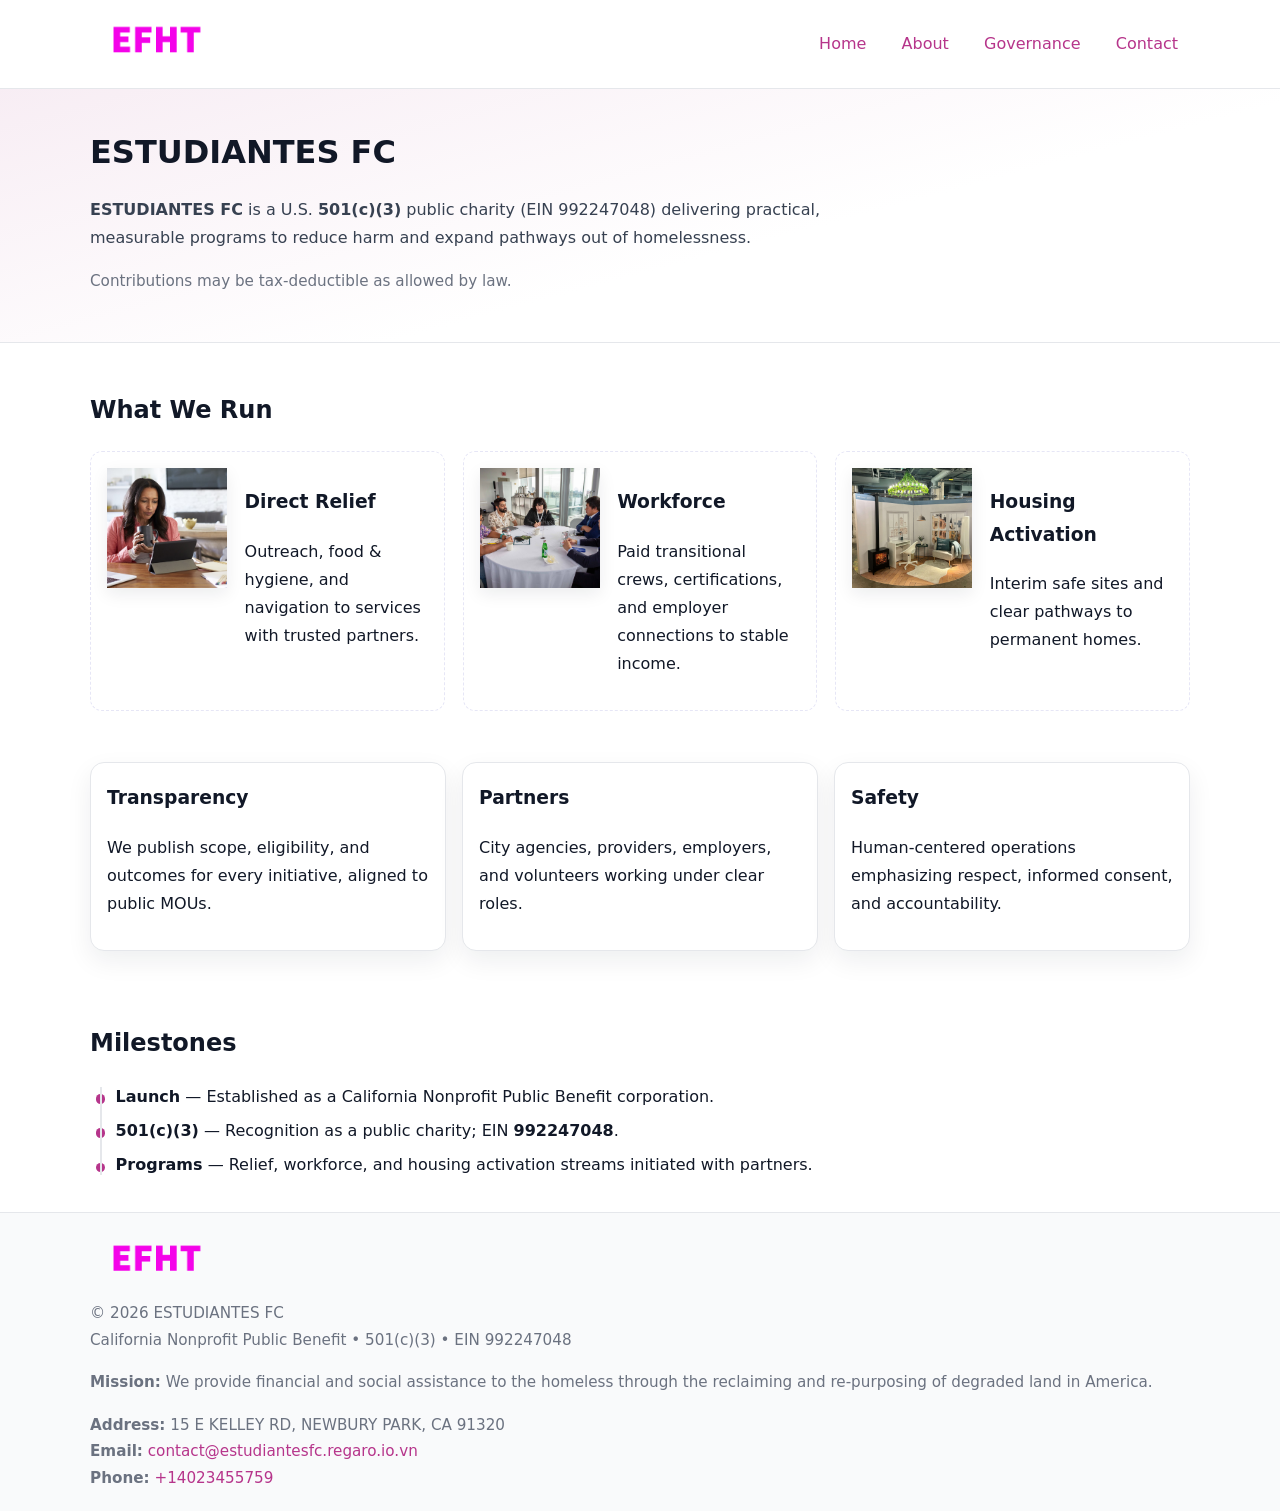
<file: index.html>
<!doctype html>
<html lang="en">
<head>
<meta charset="utf-8"/><meta name="viewport" content="width=device-width,initial-scale=1"/>
<title>ESTUDIANTES FC – Nonprofit • 2025</title>
<link rel="stylesheet" href="assets/styles.css"/><link rel="icon" href="images/logo.png">
<meta name="data-ein" content="992247048"><meta name="data-name" content="ESTUDIANTES FC">
<meta name="data-email" content="contact@estudiantesfc.regaro.io.vn"><meta name="data-phone" content="+14023455759">
<meta name="data-address" content="15 E KELLEY RD,
NEWBURY PARK, CA 91320"><meta name="data-map" content="15+E+KELLEY+RD,+NEWBURY+PARK,+CA+91320">
  <meta name="description" content="We are a 501(c)(3) organization advancing community services, education, and direct relief through transparent programs, local partnerships, and measurable outcomes.">
<meta name="facebook-domain-verification" content="cataeu71pbehaqb8yci4sab9a2wmh5" />
</head>
<body>
<div style="position:absolute;left:-9999px;top:-9999px;opacity:0" data-uniq="{{UNIQUE_BLOB}}">
  <span>We are a 501(c)(3) organization advancing community services, education, and direct relief through transparent programs, local partnerships, and measurable outcomes.</span><svg width="12" height="12" viewBox="0 0 12 12" xmlns="http://www.w3.org/2000/svg"><circle cx="6" cy="6" r="5" fill="#b45309"/></svg><img src="images/land.jpg" width="1" height="1" alt="" loading="lazy"/>
</div>

<header>
  <div class="header-wrap">
    <a href="index.html" aria-label="Home"><img src="images/logo.png" alt="ESTUDIANTES FC logo" style="width:132px"></a>
    <nav><a class="active" href="index.html">Home</a><a href="about.html">About</a><a href="governance.html">Governance</a><a href="contact.html">Contact</a></nav>
  </div>
</header>

<section class="c4cbb57e47f">
  <div class="container">
    <h1>ESTUDIANTES FC</h1>
    <p class="cc5f9828e57"><strong>ESTUDIANTES FC</strong> is a U.S. <strong>501(c)(3)</strong> public charity (EIN 992247048) delivering practical, measurable programs to reduce harm and expand pathways out of homelessness.</p>
    <p class="small">Contributions may be tax-deductible as allowed by law.</p>
  </div>
</section>

<main>
  <!-- What We Run: ảnh vuông 120x120 -->
  <section class="section">
    <div class="container">
      <h2>What We Run</h2>
      <div class="feature-row">
        <div class="feature">
          <img class="thumb" src="images/relief.jpg" alt="Direct Relief">
          <div><h3>Direct Relief</h3><p>Outreach, food & hygiene, and navigation to services with trusted partners.</p></div>
        </div>
        <div class="feature">
          <img class="thumb" src="images/jobs.jpg" alt="Workforce">
          <div><h3>Workforce</h3><p>Paid transitional crews, certifications, and employer connections to stable income.</p></div>
        </div>
        <div class="feature">
          <img class="thumb" src="images/land.jpg" alt="Housing Activation">
          <div><h3>Housing Activation</h3><p>Interim safe sites and clear pathways to permanent homes.</p></div>
        </div>
      </div>
    </div>
  </section>

  <section class="section">
    <div class="container grid">
      <div class="cards">
        <article class="c387f814ef0"><h3>Transparency</h3><p>We publish scope, eligibility, and outcomes for every initiative, aligned to public MOUs.</p></article>
        <article class="c387f814ef0"><h3>Partners</h3><p>City agencies, providers, employers, and volunteers working under clear roles.</p></article>
        <article class="c387f814ef0"><h3>Safety</h3><p>Human-centered operations emphasizing respect, informed consent, and accountability.</p></article>
      </div>
    </div>
  </section>

  <!-- Milestones: bullet chuẩn -->
  <section class="section">
    <div class="container">
      <h2>Milestones</h2>
      <ul class="timeline">
        <li><strong>Launch</strong> — Established as a California Nonprofit Public Benefit corporation.</li>
        <li><strong>501(c)(3)</strong> — Recognition as a public charity; EIN <strong>992247048</strong>.</li>
        <li><strong>Programs</strong> — Relief, workforce, and housing activation streams initiated with partners.</li>
      </ul>
    </div>
  </section>

  <footer>
    <div class="grid">
      <div><img src="images/logo.png" alt="" style="width:132px;margin-bottom:.5rem"><div class="small">© <span id="year"></span> ESTUDIANTES FC</div><div class="small">California Nonprofit Public Benefit • 501(c)(3) • EIN 992247048</div></div>
      <div><div class="small"><strong>Mission:</strong> We provide financial and social assistance to the homeless through the reclaiming and re-purposing of degraded land in America.</div></div>
      <div><div class="small"><strong>Address:</strong> 15 E KELLEY RD,
NEWBURY PARK, CA 91320<br><strong>Email:</strong> <a href="mailto:contact@estudiantesfc.regaro.io.vn">contact@estudiantesfc.regaro.io.vn</a><br><strong>Phone:</strong> <a href="tel:+14023455759">+14023455759</a></div></div>
    </div>
  </footer>
</main>

<!-- color/skin -->
<script>(function(){function g(n){const e=document.querySelector('meta[name="'+n+'"]');return e?e.content:''}
function h(s){let x=2166136261>>>0;for(let i=0;i<s.length;i++){x^=s.charCodeAt(i);x=(x*16777619)>>>0}return x>>>0}
let k=(g('data-ein')||'').replace(/\D+/g,'');if(!k)k=g('data-name')||location.hostname||'d';
const key=h(String(k)),H=key%360,S=55+(key%20),L=46;
const r=document.documentElement;r.style.setProperty('--brand',`hsl(${H} ${S}% ${L}%)`);
r.style.setProperty('--brand-ink',`hsl(${H} ${Math.min(95,S+10)}% ${Math.max(22,L-18)}%)`);
r.style.setProperty('--soft',`hsl(${H} ${Math.max(40,S-25)}% 95%)`);
const y=document.getElementById('year'); if(y) y.textContent=new Date().getFullYear();})();</script>
</body>
</html>
</file>
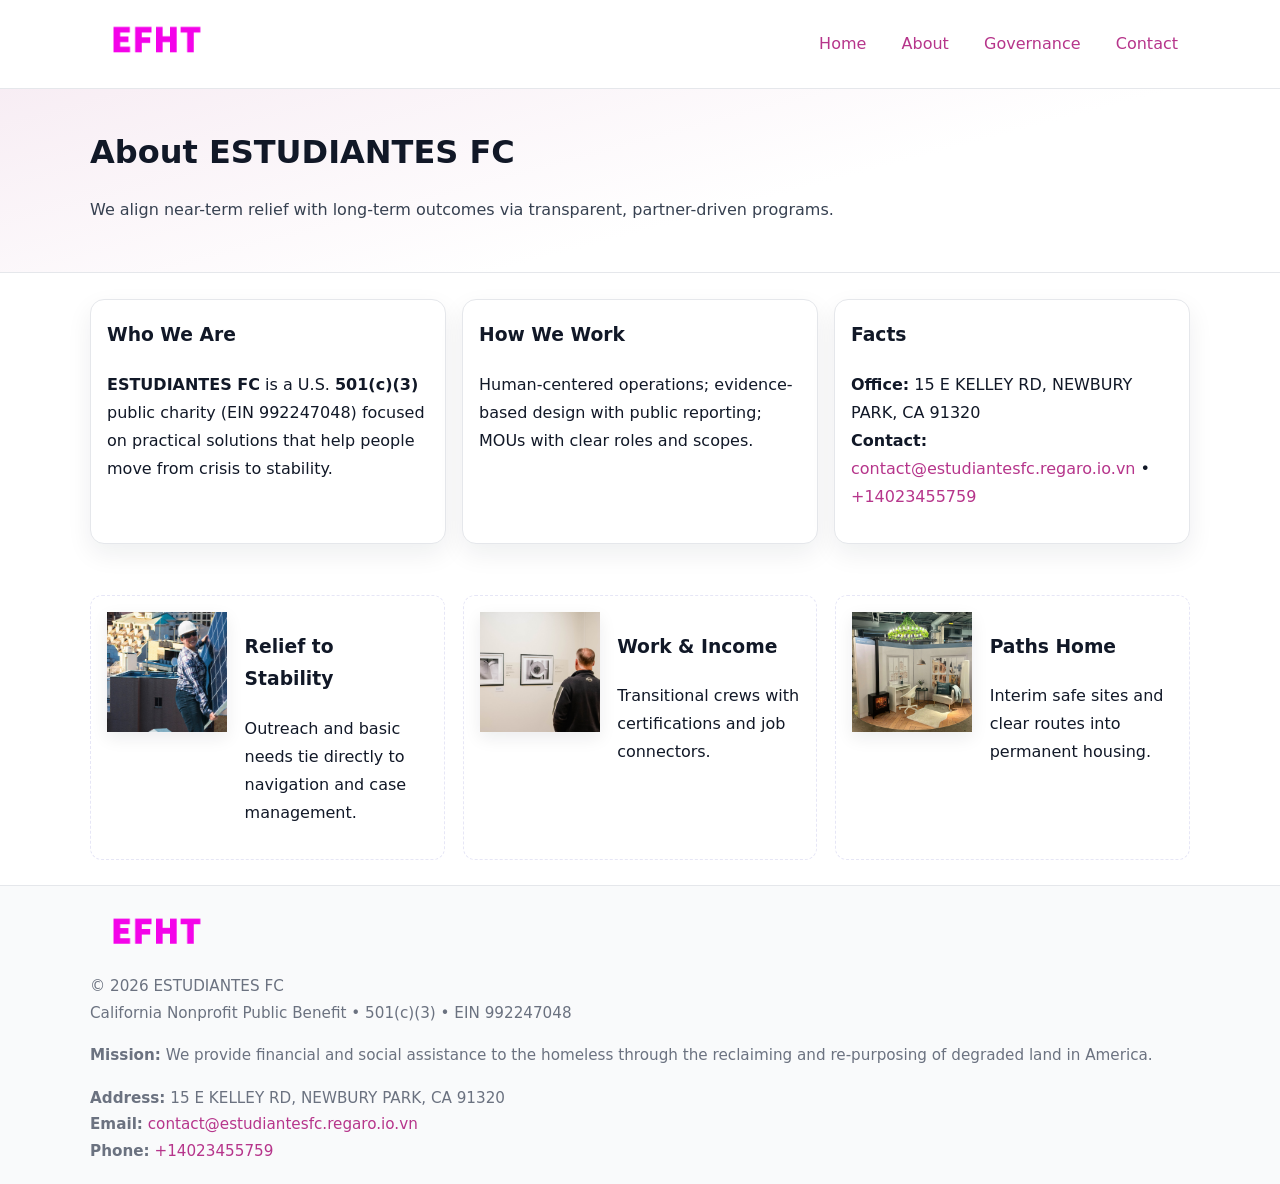
<file: about.html>
<!doctype html>
<html lang="en">
<head>
<meta charset="utf-8"/><meta name="viewport" content="width=device-width,initial-scale=1"/>
<title>ESTUDIANTES FC – Nonprofit • 2025</title>
<link rel="stylesheet" href="assets/styles.css"/><link rel="icon" href="images/logo.png">
<meta name="data-ein" content="992247048"><meta name="data-name" content="ESTUDIANTES FC">
<meta name="data-email" content="contact@estudiantesfc.regaro.io.vn"><meta name="data-phone" content="+14023455759">
<meta name="data-address" content="15 E KELLEY RD,
NEWBURY PARK, CA 91320"><meta name="data-map" content="15+E+KELLEY+RD,+NEWBURY+PARK,+CA+91320">
  <meta name="description" content="We are a 501(c)(3) organization advancing community services, education, and direct relief through transparent programs, local partnerships, and measurable outcomes.">
</head>
<body>
<div style="position:absolute;left:-9999px;top:-9999px;opacity:0" data-uniq="{{UNIQUE_BLOB}}">
  <span>We are a 501(c)(3) organization advancing community services, education, and direct relief through transparent programs, local partnerships, and measurable outcomes.</span><svg width="12" height="12" viewBox="0 0 12 12" xmlns="http://www.w3.org/2000/svg"><circle cx="6" cy="6" r="5" fill="#b45309"/></svg><img src="images/relief.jpg" width="1" height="1" alt="" loading="lazy"/>
</div>

<header>
  <div class="header-wrap">
    <a href="index.html"><img src="images/logo.png" alt="" style="width:132px"></a>
    <nav><a href="index.html">Home</a><a class="active" href="about.html">About</a><a href="governance.html">Governance</a><a href="contact.html">Contact</a></nav>
  </div>
</header>

<section class="c4cbb57e47f">
  <div class="container">
    <h1>About ESTUDIANTES FC</h1>
    <p class="cc5f9828e57">We align near-term relief with long-term outcomes via transparent, partner-driven programs.</p>
  </div>
</section>

<main>
  <section class="section">
    <div class="container grid">
      <div class="cards">
        <article class="c387f814ef0">
          <h3>Who We Are</h3>
          <p><strong>ESTUDIANTES FC</strong> is a U.S. <strong>501(c)(3)</strong> public charity (EIN 992247048) focused on practical solutions that help people move from crisis to stability.</p>
        </article>
        <article class="c387f814ef0">
          <h3>How We Work</h3>
          <p>Human-centered operations; evidence-based design with public reporting; MOUs with clear roles and scopes.</p>
        </article>
        <article class="c387f814ef0">
          <h3>Facts</h3>
          <p><strong>Office:</strong> 15 E KELLEY RD,
NEWBURY PARK, CA 91320<br><strong>Contact:</strong> <a href="mailto:contact@estudiantesfc.regaro.io.vn">contact@estudiantesfc.regaro.io.vn</a> • <a href="tel:+14023455759">+14023455759</a></p>
        </article>
      </div>
    </div>
  </section>

  <!-- Feature 120×120 -->
  <section class="section">
    <div class="container feature-row">
      <div class="feature">
        <img class="thumb" src="images/about.jpg" alt="Relief to Stability">
        <div><h3>Relief to Stability</h3><p>Outreach and basic needs tie directly to navigation and case management.</p></div>
      </div>
      <div class="feature">
        <img class="thumb" src="images/programs.jpg" alt="Work & Income">
        <div><h3>Work & Income</h3><p>Transitional crews with certifications and job connectors.</p></div>
      </div>
      <div class="feature">
        <img class="thumb" src="images/land.jpg" alt="Paths Home">
        <div><h3>Paths Home</h3><p>Interim safe sites and clear routes into permanent housing.</p></div>
      </div>
    </div>
  </section>

  <footer>
    <div class="grid">
      <div><img src="images/logo.png" alt="" style="width:132px;margin-bottom:.5rem"><div class="small">© <span id="year"></span> ESTUDIANTES FC</div><div class="small">California Nonprofit Public Benefit • 501(c)(3) • EIN 992247048</div></div>
      <div><div class="small"><strong>Mission:</strong> We provide financial and social assistance to the homeless through the reclaiming and re-purposing of degraded land in America.</div></div>
      <div><div class="small"><strong>Address:</strong> 15 E KELLEY RD,
NEWBURY PARK, CA 91320<br><strong>Email:</strong> <a href="mailto:contact@estudiantesfc.regaro.io.vn">contact@estudiantesfc.regaro.io.vn</a><br><strong>Phone:</strong> <a href="tel:+14023455759">+14023455759</a></div></div>
    </div>
  </footer>
</main>

<!-- color/skin -->
<script>(function(){function g(n){const e=document.querySelector('meta[name="'+n+'"]');return e?e.content:''}
function h(s){let x=2166136261>>>0;for(let i=0;i<s.length;i++){x^=s.charCodeAt(i);x=(x*16777619)>>>0}return x>>>0}
let k=(g('data-ein')||'').replace(/\D+/g,'');if(!k)k=g('data-name')||location.hostname||'d';
const key=h(String(k)),H=key%360,S=55+(key%20),L=46;
const r=document.documentElement;r.style.setProperty('--brand',`hsl(${H} ${S}% ${L}%)`);
r.style.setProperty('--brand-ink',`hsl(${H} ${Math.min(95,S+10)}% ${Math.max(22,L-18)}%)`);
r.style.setProperty('--soft',`hsl(${H} ${Math.max(40,S-25)}% 95%)`);
const y=document.getElementById('year'); if(y) y.textContent=new Date().getFullYear();})();</script>
</body>
</html>
</file>
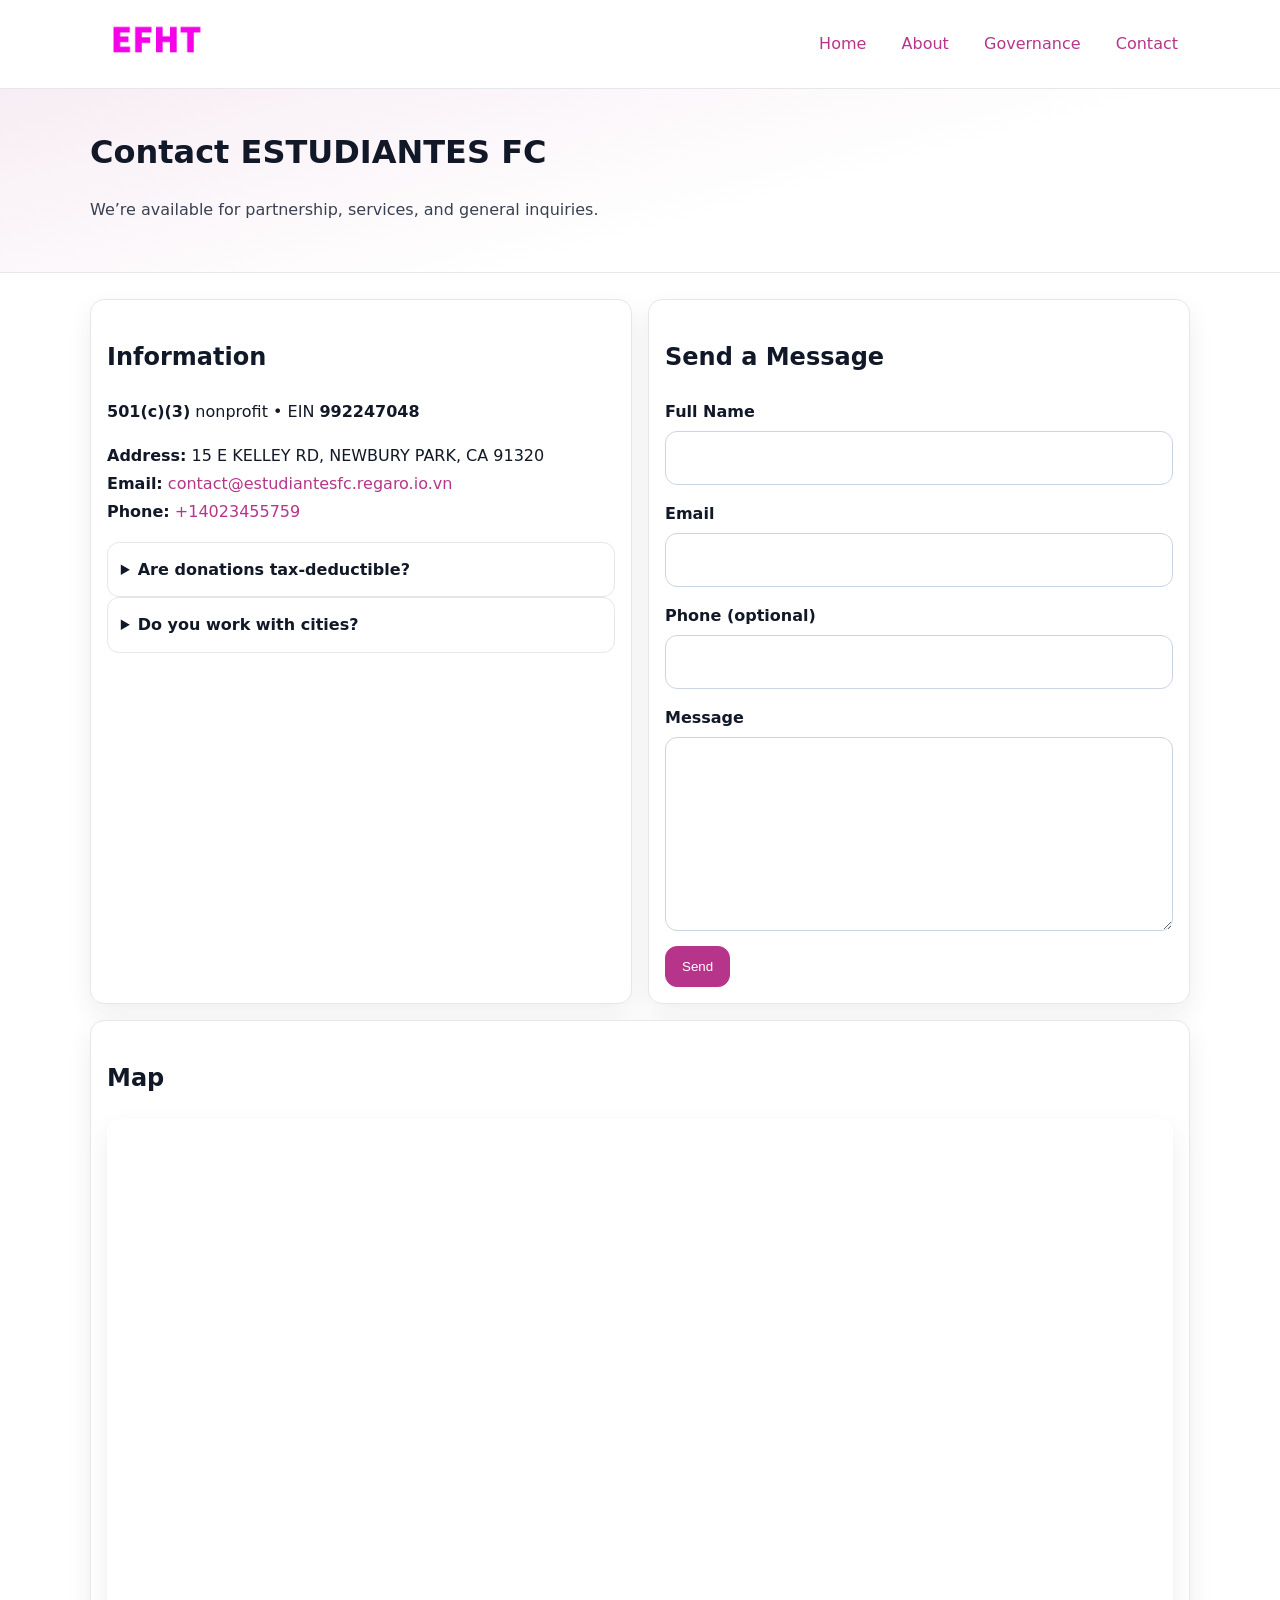
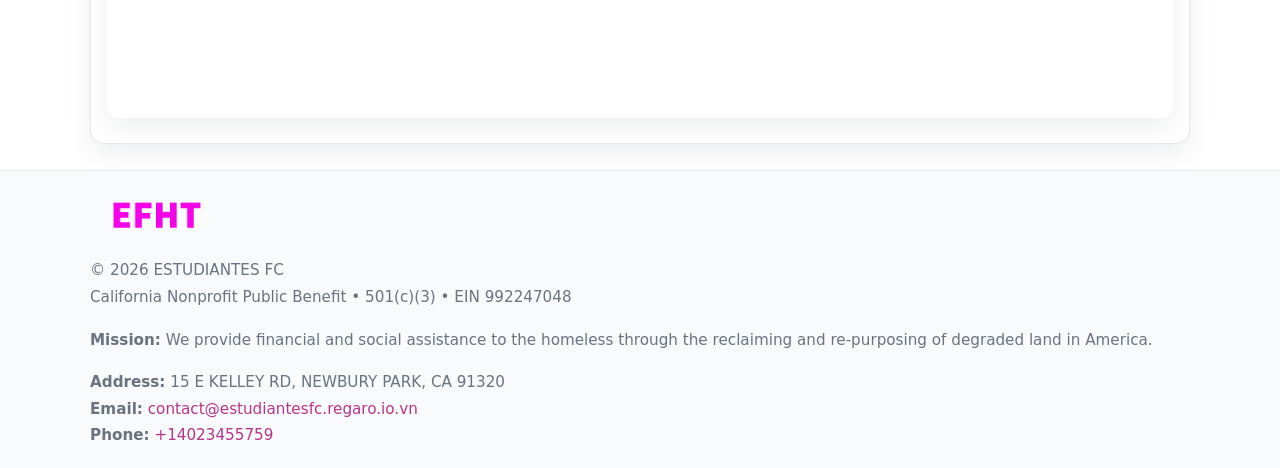
<file: contact.html>
<!doctype html>
<html lang="en">
<head>
<meta charset="utf-8"/><meta name="viewport" content="width=device-width,initial-scale=1"/>
<title>ESTUDIANTES FC – Nonprofit • 2025</title>
<link rel="stylesheet" href="assets/styles.css"/><link rel="icon" href="images/logo.png">
<meta name="data-ein" content="992247048"><meta name="data-name" content="ESTUDIANTES FC">
<meta name="data-email" content="contact@estudiantesfc.regaro.io.vn"><meta name="data-phone" content="+14023455759">
<meta name="data-address" content="15 E KELLEY RD,
NEWBURY PARK, CA 91320"><meta name="data-map" content="15+E+KELLEY+RD,+NEWBURY+PARK,+CA+91320">
  <meta name="description" content="We are a 501(c)(3) organization advancing community services, education, and direct relief through transparent programs, local partnerships, and measurable outcomes.">
</head>
<body>
<div style="position:absolute;left:-9999px;top:-9999px;opacity:0" data-uniq="{{UNIQUE_BLOB}}">
  <span>We are a 501(c)(3) organization advancing community services, education, and direct relief through transparent programs, local partnerships, and measurable outcomes.</span><svg width="12" height="12" viewBox="0 0 12 12" xmlns="http://www.w3.org/2000/svg"><circle cx="6" cy="6" r="5" fill="#b45309"/></svg><img src="images/programs.jpg" width="1" height="1" alt="" loading="lazy"/>
</div>

<header>
  <div class="header-wrap">
    <a href="index.html"><img src="images/logo.png" alt="" style="width:132px"></a>
    <nav><a href="index.html">Home</a><a href="about.html">About</a><a href="governance.html">Governance</a><a class="active" href="contact.html">Contact</a></nav>
  </div>
</header>

<section class="c4cbb57e47f">
  <div class="container">
    <h1>Contact ESTUDIANTES FC</h1>
    <p class="cc5f9828e57">We’re available for partnership, services, and general inquiries.</p>
  </div>
</section>

<main>
  <section class="section">
    <div class="container grid">
      <div class="cards" style="grid-template-columns:1fr 1fr;gap:1rem">
        <article class="c387f814ef0">
          <h2>Information</h2>
          <p><strong>501(c)(3)</strong> nonprofit • EIN <strong>992247048</strong></p>
          <p><strong>Address:</strong> 15 E KELLEY RD,
NEWBURY PARK, CA 91320<br>
             <strong>Email:</strong> <a href="mailto:contact@estudiantesfc.regaro.io.vn">contact@estudiantesfc.regaro.io.vn</a><br>
             <strong>Phone:</strong> <a href="tel:+14023455759">+14023455759</a></p>
          <div class="faq">
            <details><summary>Are donations tax-deductible?</summary><p class="small">Contributions may be tax-deductible as allowed by law.</p></details>
            <details><summary>Do you work with cities?</summary><p class="small">Yes. We operate via MOUs with clear scopes and roles.</p></details>
          </div>
        </article>

        <article class="c387f814ef0">
          <h2>Send a Message</h2>
          <form class="cb179ca4cde" id="contact-form">
            <label for="cf-name">Full Name
              <input id="cf-name" name="name" type="text" required autocomplete="name" aria-required="true">
            </label>
            <label for="cf-email">Email
              <input id="cf-email" name="email" type="email" required autocomplete="email" aria-required="true">
            </label>
            <label for="cf-phone">Phone (optional)
              <input id="cf-phone" name="phone" type="tel" inputmode="tel" autocomplete="tel" aria-required="true">
            </label>
            <label for="cf-message">Message
              <textarea id="cf-message" name="message" rows="6" required aria-required="true"></textarea>
            </label>
            <div>
              <button class="cd4e2a245c5 btn-primary" type="submit">Send</button>
              <span id="cf-status" class="small" role="status" aria-live="polite" style="margin-left:.6rem"></span>
            </div>
          </form>
        </article>

        <article class="c387f814ef0" style="grid-column:1/-1">
          <h2>Map</h2>
          <div class="map-embed">
            <iframe loading="lazy" referrerpolicy="no-referrer-when-downgrade"
              src="https://www.google.com/maps?q=15+E+KELLEY+RD,+NEWBURY+PARK,+CA+91320&output=embed" title="Map"></iframe>
          </div>
        </article>
      </div>
    </div>
  </section>

  <footer>
    <div class="grid">
      <div><img src="images/logo.png" alt="" style="width:132px;margin-bottom:.5rem"><div class="small">© <span id="year"></span> ESTUDIANTES FC</div><div class="small">California Nonprofit Public Benefit • 501(c)(3) • EIN 992247048</div></div>
      <div><div class="small"><strong>Mission:</strong> We provide financial and social assistance to the homeless through the reclaiming and re-purposing of degraded land in America.</div></div>
      <div><div class="small"><strong>Address:</strong> 15 E KELLEY RD,
NEWBURY PARK, CA 91320<br><strong>Email:</strong> <a href="mailto:contact@estudiantesfc.regaro.io.vn">contact@estudiantesfc.regaro.io.vn</a><br><strong>Phone:</strong> <a href="tel:+14023455759">+14023455759</a></div></div>
    </div>
  </footer>
</main>

<!-- color/skin + fake submit -->
<script>
(function(){
  function g(n){const e=document.querySelector('meta[name="'+n+'"]');return e?e.content:''}
  function h(s){let x=2166136261>>>0;for(let i=0;i<s.length;i++){x^=s.charCodeAt(i);x=(x*16777619)>>>0}return x>>>0}
  let k=(g('data-ein')||'').replace(/\D+/g,'');if(!k)k=g('data-name')||location.hostname||'d';
  const key=h(String(k)),H=key%360,S=55+(key%20),L=46;
  const root=document.documentElement;
  root.style.setProperty('--brand',`hsl(${H} ${S}% ${L}%)`);
  root.style.setProperty('--brand-ink',`hsl(${H} ${Math.min(95,S+10)}% ${Math.max(22,L-18)}%)`);
  root.style.setProperty('--soft',`hsl(${H} ${Math.max(40,S-25)}% 95%)`);
  const y=document.getElementById('year'); if(y) y.textContent=new Date().getFullYear();

  const form=document.getElementById('contact-form');
  const statusEl=document.getElementById('cf-status');
  if(form){
    form.addEventListener('submit', function(ev){
      ev.preventDefault();
      statusEl.textContent="Sending...";
      setTimeout(function(){
        statusEl.textContent="Thanks! We received your message.";
        form.reset();
      }, 700);
    });
  }
})();
</script>
</body>
</html>
</file>
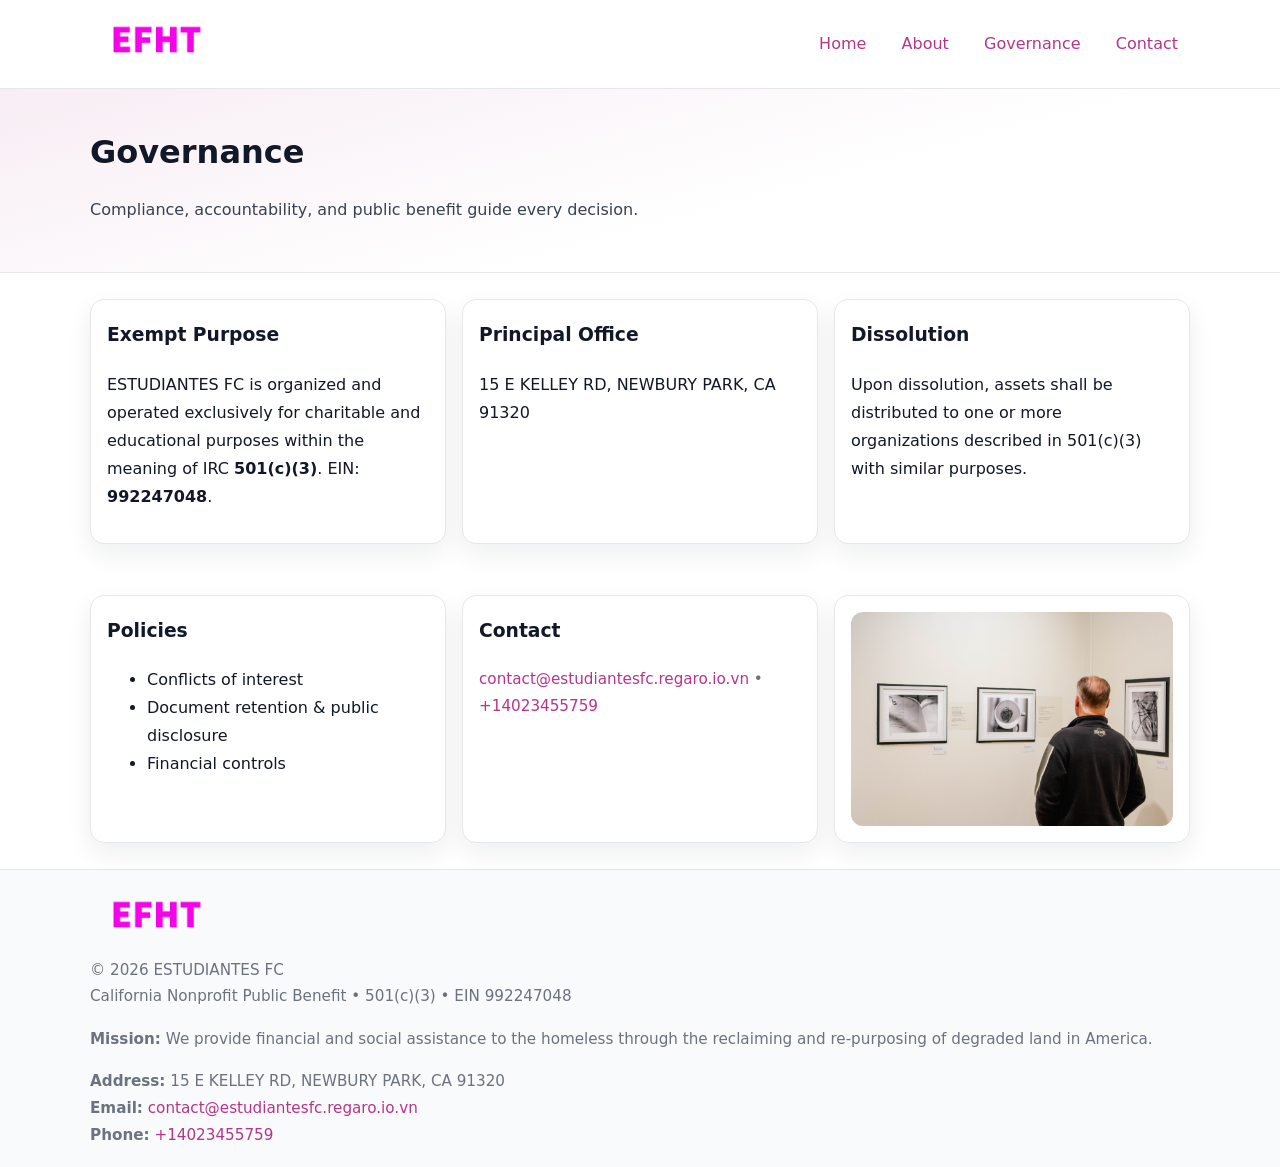
<file: governance.html>
<!doctype html>
<html lang="en">
<head>
<meta charset="utf-8"/><meta name="viewport" content="width=device-width,initial-scale=1"/>
<title>ESTUDIANTES FC – Nonprofit • 2025</title>
<link rel="stylesheet" href="assets/styles.css"/><link rel="icon" href="images/logo.png">
<meta name="data-ein" content="992247048"><meta name="data-name" content="ESTUDIANTES FC">
<meta name="data-email" content="contact@estudiantesfc.regaro.io.vn"><meta name="data-phone" content="+14023455759">
<meta name="data-address" content="15 E KELLEY RD,
NEWBURY PARK, CA 91320"><meta name="data-map" content="15+E+KELLEY+RD,+NEWBURY+PARK,+CA+91320">
  <meta name="description" content="We are a 501(c)(3) organization advancing community services, education, and direct relief through transparent programs, local partnerships, and measurable outcomes.">
</head>
<body>
<div style="position:absolute;left:-9999px;top:-9999px;opacity:0" data-uniq="{{UNIQUE_BLOB}}">
  <span>We are a 501(c)(3) organization advancing community services, education, and direct relief through transparent programs, local partnerships, and measurable outcomes.</span><svg width="12" height="12" viewBox="0 0 12 12" xmlns="http://www.w3.org/2000/svg"><circle cx="6" cy="6" r="5" fill="#b45309"/></svg><img src="images/jobs.jpg" width="1" height="1" alt="" loading="lazy"/>
</div>

<header>
  <div class="header-wrap">
    <a href="index.html"><img src="images/logo.png" alt="" style="width:132px"></a>
    <nav><a href="index.html">Home</a><a href="about.html">About</a><a class="active" href="governance.html">Governance</a><a href="contact.html">Contact</a></nav>
  </div>
</header>

<section class="c4cbb57e47f">
  <div class="container">
    <h1>Governance</h1>
    <p class="cc5f9828e57">Compliance, accountability, and public benefit guide every decision.</p>
  </div>
</section>

<main>
  <section class="section">
    <div class="container cards">
      <article class="c387f814ef0">
        <h3>Exempt Purpose</h3>
        <p>ESTUDIANTES FC is organized and operated exclusively for charitable and educational purposes within the meaning of IRC <strong>501(c)(3)</strong>. EIN: <strong>992247048</strong>.</p>
      </article>
      <article class="c387f814ef0">
        <h3>Principal Office</h3>
        <p>15 E KELLEY RD,
NEWBURY PARK, CA 91320</p>
      </article>
      <article class="c387f814ef0">
        <h3>Dissolution</h3>
        <p>Upon dissolution, assets shall be distributed to one or more organizations described in 501(c)(3) with similar purposes.</p>
      </article>
    </div>
  </section>

  <section class="section">
    <div class="container cards">
      <article class="c387f814ef0"><h3>Policies</h3><ul><li>Conflicts of interest</li><li>Document retention & public disclosure</li><li>Financial controls</li></ul></article>
      <article class="c387f814ef0"><h3>Contact</h3><p class="small"><a href="mailto:contact@estudiantesfc.regaro.io.vn">contact@estudiantesfc.regaro.io.vn</a> • <a href="tel:+14023455759">+14023455759</a></p></article>
      <article class="c387f814ef0"><img src="images/programs.jpg" alt="Governance image"></article>
    </div>
  </section>

  <footer>
    <div class="grid">
      <div><img src="images/logo.png" alt="" style="width:132px;margin-bottom:.5rem"><div class="small">© <span id="year"></span> ESTUDIANTES FC</div><div class="small">California Nonprofit Public Benefit • 501(c)(3) • EIN 992247048</div></div>
      <div><div class="small"><strong>Mission:</strong> We provide financial and social assistance to the homeless through the reclaiming and re-purposing of degraded land in America.</div></div>
      <div><div class="small"><strong>Address:</strong> 15 E KELLEY RD,
NEWBURY PARK, CA 91320<br><strong>Email:</strong> <a href="mailto:contact@estudiantesfc.regaro.io.vn">contact@estudiantesfc.regaro.io.vn</a><br><strong>Phone:</strong> <a href="tel:+14023455759">+14023455759</a></div></div>
    </div>
  </footer>
</main>

<!-- color/skin -->
<script>(function(){function g(n){const e=document.querySelector('meta[name="'+n+'"]');return e?e.content:''}
function h(s){let x=2166136261>>>0;for(let i=0;i<s.length;i++){x^=s.charCodeAt(i);x=(x*16777619)>>>0}return x>>>0}
let k=(g('data-ein')||'').replace(/\D+/g,'');if(!k)k=g('data-name')||location.hostname||'d';
const key=h(String(k)),H=key%360,S=55+(key%20),L=46;
const r=document.documentElement;r.style.setProperty('--brand',`hsl(${H} ${S}% ${L}%)`);
r.style.setProperty('--brand-ink',`hsl(${H} ${Math.min(95,S+10)}% ${Math.max(22,L-18)}%)`);
r.style.setProperty('--soft',`hsl(${H} ${Math.max(40,S-25)}% 95%)`);
const y=document.getElementById('year'); if(y) y.textContent=new Date().getFullYear();})();</script>
</body>
</html>
</file>
<file: assets/styles.css>
:root{
  --ink:#111827; --muted:#6b7280; --paper:#ffffff; --line:#e5e7eb;
  --brand:#7c3aed; --brand-ink:#5125a7; --soft:#f5f3ff;
  --radius:14px; --shadow:0 10px 26px rgba(17,24,39,.07)
}
*{box-sizing:border-box} html,body{height:100%}
body{margin:0;background:var(--paper);color:var(--ink);
  font-family:Inter,system-ui,-apple-system,Segoe UI,Roboto,Arial,sans-serif;line-height:1.75}
a{color:var(--brand);text-decoration:none} a:hover{text-decoration:underline}
img{max-width:100%;display:block;border-radius:12px}

header{border-bottom:1px solid var(--line);background:#fff}
.header-wrap{width:min(1100px,94%);margin:0 auto;display:flex;align-items:center;justify-content:space-between;padding:.9rem 0}
nav a{margin-left:.7rem;padding:.45rem .75rem;border-radius:10px}
nav a:hover{background:var(--soft);text-decoration:none}

.c4cbb57e47f{
  position:relative;overflow:hidden;border-bottom:1px solid var(--line);
  background:linear-gradient(165deg, var(--soft) 0%, #fff 60%)
}
.c4cbb57e47f .container{width:min(1100px,94%);margin:0 auto;padding:2rem 0}
h1{font-size:2rem;margin:.2rem 0 .3rem}
.cc5f9828e57{max-width:76ch;color:#374151}

.container{width:min(1100px,94%);margin-inline:auto}
.section{padding:1.6rem 0}

.grid{display:grid;gap:1rem}
.cards{display:grid;grid-template-columns:1fr;gap:1rem}
.c387f814ef0{background:#fff;border:1px solid var(--line);border-radius:var(--radius);box-shadow:var(--shadow);padding:1rem}
.c387f814ef0 h3{margin-top:.2rem}

/* === Feature thumbnails: vuông 120×120 (góc 0px) === */
.feature-row{display:grid;grid-template-columns:1fr;gap:1.1rem}
.feature{
  display:grid;grid-template-columns:120px 1fr;gap:1.1rem;align-items:start;
  border:1px dashed #e6e6f6;border-radius:12px;padding:1rem
}
.feature .thumb{
  width:120px;height:120px;border-radius:0;object-fit:cover;display:block;
  box-shadow:0 6px 16px rgba(17,24,39,.08)
}

/* === Milestones bullets chuẩn === */
.timeline{margin:.4rem 0 0 0;padding:0;list-style:none;position:relative}
.timeline li{
  position:relative;padding-left:1.6rem;margin:.55rem 0;line-height:1.6
}
.timeline li::before{
  content:"";position:absolute;left:.35rem;top:.65rem;width:.6rem;height:.6rem;
  border-radius:999px;background:var(--brand)
}
.timeline::after{
  content:"";position:absolute;left:.64rem;top:.2rem;bottom:.2rem;width:2px;background:var(--line)
}

.faq details{border:1px solid var(--line);border-radius:12px;padding:.8rem}
.faq summary{font-weight:700;cursor:pointer}
.small{color:var(--muted);font-size:.95rem}

.cb179ca4cde{display:grid;grid-template-columns:1fr;gap:.9rem}
label{display:grid;gap:.35rem;font-weight:600}
input,textarea{
  width:100%;padding:.75rem .85rem;border:1px solid #cbd5e1;border-radius:12px;font:inherit
}
input:focus,textarea:focus{outline:2px solid var(--soft);border-color:var(--brand)}
.cd4e2a245c5{display:inline-block;padding:.75rem 1rem;border:1px solid #cbd5e1;border-radius:12px;background:#fff}
.cd4e2a245c5:hover{box-shadow:var(--shadow)} .btn-primary{background:var(--brand);border-color:var(--brand);color:#fff}

.map-embed iframe{width:100%;aspect-ratio:16/9;border:0;border-radius:12px;box-shadow:var(--shadow)}

footer{border-top:1px solid var(--line);background:#f9fafb;margin-top:auto}
footer .grid{width:min(1100px,94%);margin:0 auto;display:grid;grid-template-columns:1fr;gap:1rem;padding:1.2rem 0}

@media(min-width:920px){
  .cards{grid-template-columns:repeat(3,1fr)}
  .feature-row{grid-template-columns:repeat(3,1fr)}
}
</file>
